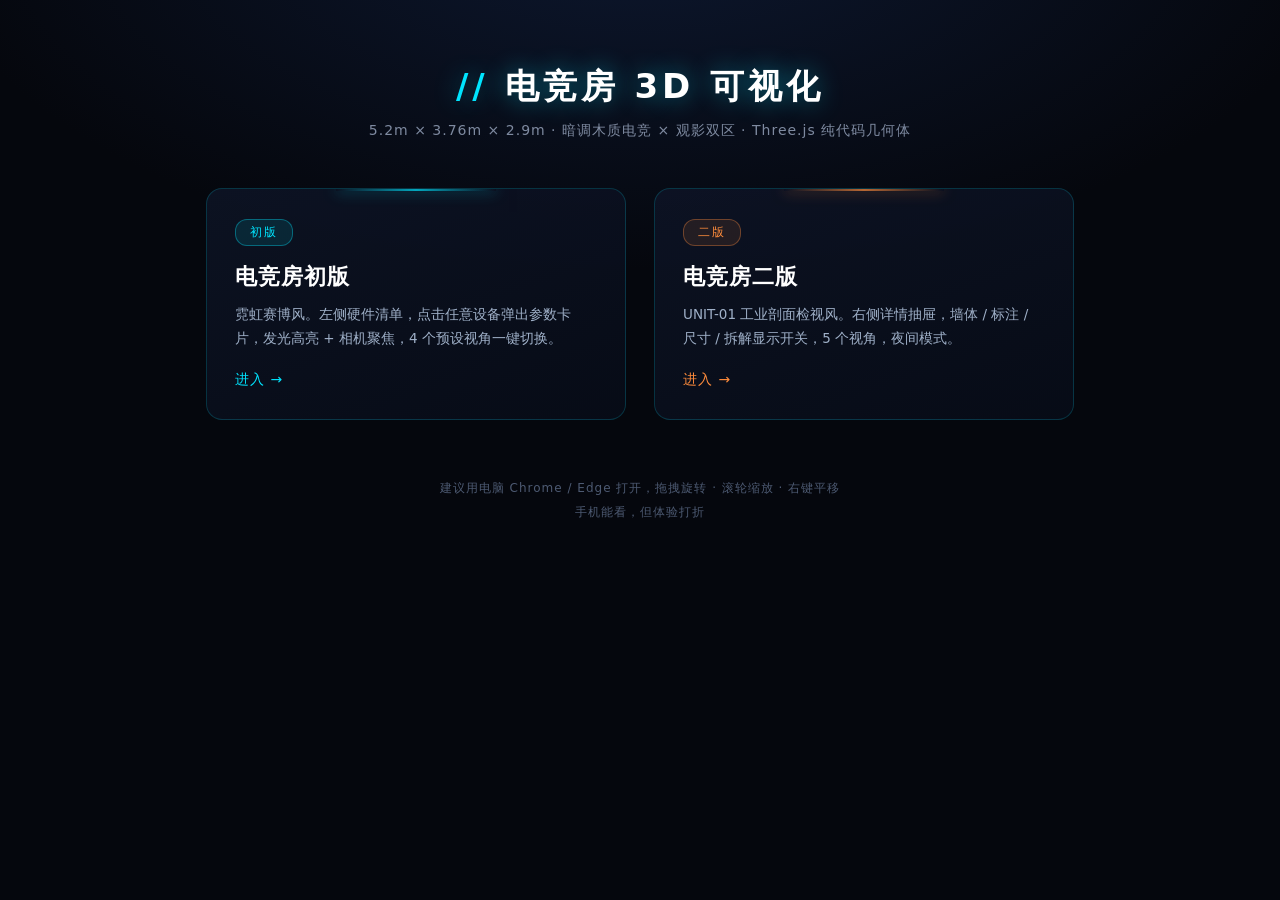
<file: index.html>
<!DOCTYPE html>
<html lang="zh-CN">
<head>
<meta charset="UTF-8">
<meta name="viewport" content="width=device-width,initial-scale=1">
<title>电竞房 3D 可视化 · 版本目录</title>
<style>
  *{ margin:0; padding:0; box-sizing:border-box; }
  body{
    min-height:100vh;
    background:#05070d radial-gradient(1200px 600px at 50% -10%, #0d1830 0%, transparent 60%);
    color:#dfe7f5;
    font-family:"Segoe UI","Microsoft YaHei",system-ui,sans-serif;
    display:flex; flex-direction:column; align-items:center;
    padding:64px 20px 40px;
  }
  header{ text-align:center; margin-bottom:48px; }
  h1{
    font-size:34px; letter-spacing:4px; color:#fff;
    text-shadow:0 0 24px rgba(0,229,255,.45);
  }
  h1 span{ color:#00e5ff; }
  .sub{ margin-top:12px; font-size:14px; color:#7e8aa0; letter-spacing:1px; }
  main{
    display:flex; gap:28px; flex-wrap:wrap; justify-content:center;
    max-width:900px; width:100%;
  }
  .card{
    flex:1 1 340px; max-width:420px;
    display:block; text-decoration:none; color:inherit;
    background:linear-gradient(160deg, rgba(14,20,38,.85), rgba(8,12,25,.85));
    border:1px solid rgba(0,229,255,.18);
    border-radius:16px; padding:30px 28px;
    transition:transform .25s, border-color .25s, box-shadow .25s;
    position:relative; overflow:hidden;
  }
  .card::before{
    content:""; position:absolute; top:0; left:50%; transform:translateX(-50%);
    width:160px; height:2px;
    background:linear-gradient(90deg, transparent, #00e5ff, transparent);
    box-shadow:0 0 14px #00e5ff; opacity:.7;
  }
  .card:hover{
    transform:translateY(-4px);
    border-color:rgba(0,229,255,.5);
    box-shadow:0 18px 48px rgba(0,0,0,.55), 0 0 32px rgba(0,229,255,.12);
  }
  .ver{
    display:inline-block; padding:4px 14px; border-radius:12px;
    font-size:12px; letter-spacing:2px;
    background:rgba(0,229,255,.1); border:1px solid rgba(0,229,255,.35);
    color:#00e5ff; margin-bottom:16px;
  }
  .card.v2 .ver{ background:rgba(255,140,60,.1); border-color:rgba(255,140,60,.35); color:#ff8c3c; }
  .card.v2::before{ background:linear-gradient(90deg, transparent, #ff8c3c, transparent); box-shadow:0 0 14px #ff8c3c; }
  .card h2{ font-size:22px; color:#fff; margin-bottom:10px; letter-spacing:1px; }
  .card p{ font-size:13.5px; line-height:1.8; color:#9fb0c8; }
  .go{
    display:inline-block; margin-top:20px; font-size:14px; color:#00e5ff;
    letter-spacing:1px;
  }
  .card.v2 .go{ color:#ff8c3c; }
  footer{
    margin-top:56px; font-size:12px; color:#4d5a72; letter-spacing:1px; text-align:center;
    line-height:2;
  }
</style>
</head>
<body>
  <header>
    <h1><span>//</span> 电竞房 3D 可视化</h1>
    <div class="sub">5.2m × 3.76m × 2.9m · 暗调木质电竞 × 观影双区 · Three.js 纯代码几何体</div>
  </header>
  <main>
    <a class="card" href="v1/">
      <span class="ver">初版</span>
      <h2>电竞房初版</h2>
      <p>霓虹赛博风。左侧硬件清单，点击任意设备弹出参数卡片，发光高亮 + 相机聚焦，4 个预设视角一键切换。</p>
      <span class="go">进入 →</span>
    </a>
    <a class="card v2" href="v2/">
      <span class="ver">二版</span>
      <h2>电竞房二版</h2>
      <p>UNIT-01 工业剖面检视风。右侧详情抽屉，墙体 / 标注 / 尺寸 / 拆解显示开关，5 个视角，夜间模式。</p>
      <span class="go">进入 →</span>
    </a>
  </main>
  <footer>
    建议用电脑 Chrome / Edge 打开，拖拽旋转 · 滚轮缩放 · 右键平移<br>
    手机能看，但体验打折
  </footer>
</body>
</html>
</file>
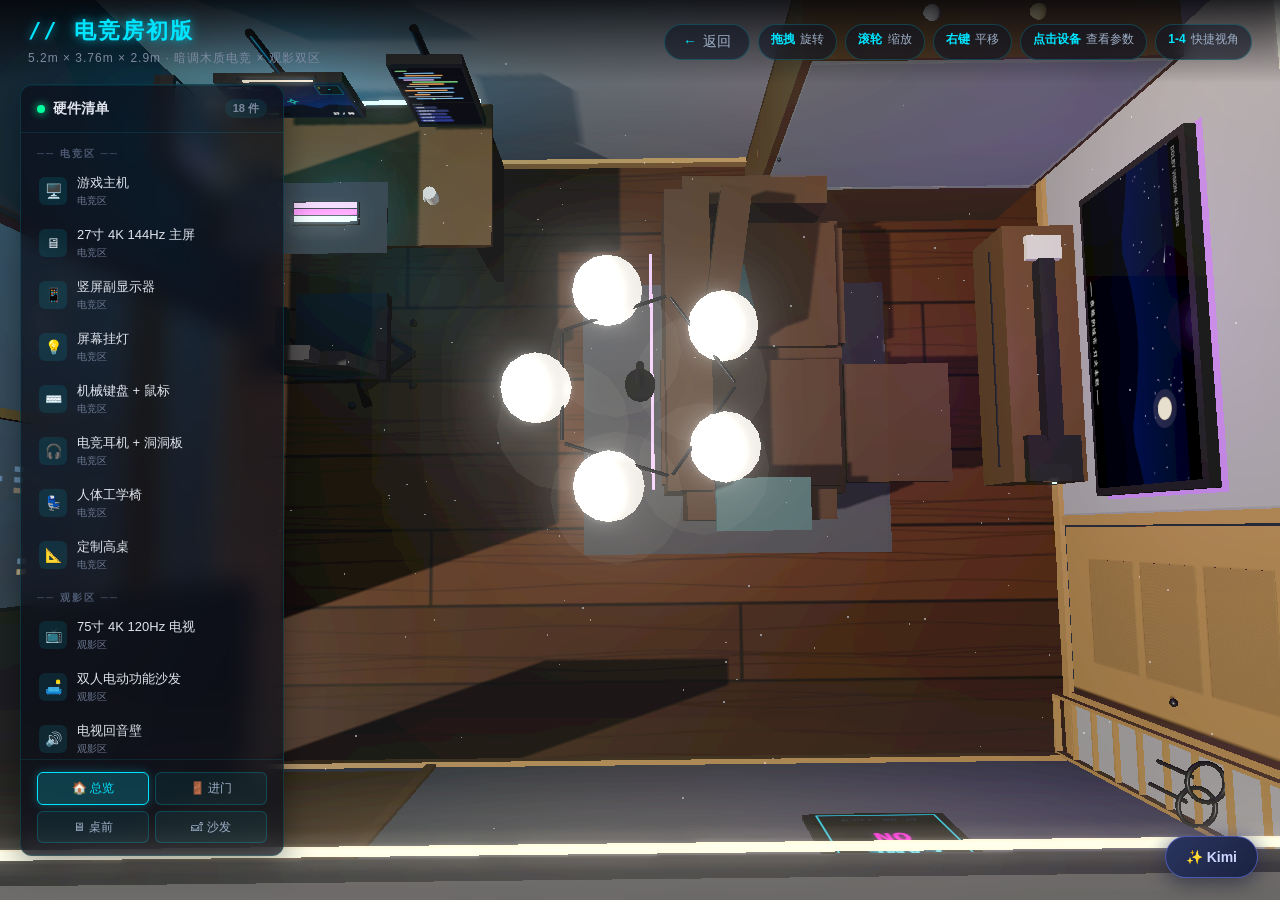
<file: v1/index.html>
<!DOCTYPE html>
<html lang="zh-CN">
<head>
<meta charset="UTF-8">
<meta name="viewport" content="width=device-width,initial-scale=1">
<title>电竞房初版 · ESPORTS ROOM</title>
<link rel="stylesheet" href="style.css">
</head>
<body>
<div id="container">
  <canvas id="scene"></canvas>

  <!-- 启动画面 -->
  <div id="boot">
    <div class="boot-inner">
      <div class="boot-logo">// 电竞房初版</div>
      <div class="boot-bar"><div class="boot-fill"></div></div>
      <div class="boot-tip">正在加载 3D 场景 · Three.js r147 · 纯代码几何体</div>
    </div>
  </div>

  <!-- 顶部操作引导 -->
  <div id="top-bar">
    <div class="title">
      <span class="neon-text">// 电竞房初版</span>
      <span class="subtitle">5.2m × 3.76m × 2.9m · 暗调木质电竞 × 观影双区</span>
    </div>
    <div class="hints">
      <a class="chip home-chip" href="../index.html" title="返回版本目录"><b>←</b> 返回</a>
      <script>if(location.protocol==='file:')document.currentScript.previousElementSibling.style.display='none'</script>
      <span class="chip"><b>拖拽</b> 旋转</span>
      <span class="chip"><b>滚轮</b> 缩放</span>
      <span class="chip"><b>右键</b> 平移</span>
      <span class="chip"><b>点击设备</b> 查看参数</span>
      <span class="chip"><b>1-4</b> 快捷视角</span>
    </div>
  </div>

  <!-- 侧边硬件清单 -->
  <aside id="side-panel">
    <div class="panel-head">
      <div class="dot"></div>
      <span>硬件清单</span>
      <span class="count" id="hw-count">0 件</span>
    </div>
    <ul id="hw-list"></ul>
    <div class="panel-foot">
      <div class="view-grid">
        <button class="view-btn active" data-view="overview">🏠 总览</button>
        <button class="view-btn" data-view="entry">🚪 进门</button>
        <button class="view-btn" data-view="desk">🖥 桌前</button>
        <button class="view-btn" data-view="sofa">🛋 沙发</button>
      </div>
    </div>
  </aside>

  <!-- 悬停提示 -->
  <div id="hover-tip"></div>

  <!-- 设备详情卡片（停靠左下角，不遮挡画面） -->
  <div id="detail-modal" class="hidden">
    <div class="modal-card">
      <button class="close-btn" id="btn-close">×</button>
      <div class="modal-glow"></div>
      <h2 id="md-name">设备名称</h2>
      <div class="modal-zone" id="md-zone">区域</div>
      <div class="modal-section">
        <h3>规格参数</h3>
        <table id="md-specs"></table>
      </div>
      <div class="modal-section">
        <h3>布局信息</h3>
        <p id="md-desc"></p>
      </div>
      <button id="md-ask">✨ 问 Kimi 这个设备</button>
    </div>
  </div>

  <!-- Kimi 设计助手 -->
  <button id="kimi-fab" title="Kimi 设计助手">✨ Kimi</button>
  <div id="kimi-panel" class="hidden">
    <div class="kimi-head">
      <span class="kimi-title">✨ Kimi 设计助手</span>
      <button id="kimi-gear" title="API 设置">⚙</button>
      <button id="kimi-close" title="关闭">×</button>
    </div>
    <div id="kimi-settings" class="hidden">
      <label>API Key
        <input type="password" id="kimi-key" placeholder="sk-...  (platform.moonshot.cn)">
      </label>
      <label>模型
        <input type="text" id="kimi-model" value="kimi-k2-0905-preview">
      </label>
      <div class="kimi-set-row">
        <button id="kimi-save">保存</button>
        <span id="kimi-key-status"></span>
      </div>
      <div class="kimi-key-hint">Key 只存在你自己浏览器的 localStorage，不会发到别处</div>
    </div>
    <div id="kimi-msgs"></div>
    <div class="kimi-chips">
      <button class="kchip">介绍一下这个房间</button>
      <button class="kchip">电竞区设备怎么联动</button>
      <button class="kchip">观影区视距合理吗</button>
      <button class="kchip">灯光氛围方案</button>
    </div>
    <div class="kimi-input">
      <textarea id="kimi-text" rows="1" placeholder="问问这个房间的设计… (Enter 发送)"></textarea>
      <button id="kimi-send">➤</button>
    </div>
  </div>
</div>

<script src="lib/three.min.js"></script>
<script src="lib/OrbitControls.js"></script>
<script src="lib/CopyShader.js"></script>
<script src="lib/LuminosityHighPassShader.js"></script>
<script src="lib/GammaCorrectionShader.js"></script>
<script src="lib/EffectComposer.js"></script>
<script src="lib/ShaderPass.js"></script>
<script src="lib/MaskPass.js"></script>
<script src="lib/RenderPass.js"></script>
<script src="lib/UnrealBloomPass.js"></script>
<script src="app.js"></script>
</body>
</html>
</file>
<file: v1/style.css>
/* ===== 基础重置 ===== */
*{margin:0;padding:0;box-sizing:border-box}
html,body,#container{width:100%;height:100%;overflow:hidden}
body{
  font-family: -apple-system, BlinkMacSystemFont, "Segoe UI", "PingFang SC", "Microsoft YaHei", sans-serif;
  color: #e0e5ee;
  background: #05060a;
  -webkit-font-smoothing: antialiased;
  user-select: none;
}

/* ===== 画布 ===== */
#scene{ display:block; width:100%; height:100%; cursor:grab; }
#scene:active{cursor:grabbing}

/* ===== 启动画面 ===== */
#boot{
  position:fixed; inset:0; z-index:100;
  background: radial-gradient(ellipse at 50% 40%, #0a1020 0%, #05060a 70%);
  display:flex; align-items:center; justify-content:center;
  transition: opacity .6s ease;
}
#boot.done{ opacity:0; pointer-events:none; }
.boot-inner{ text-align:center; }
.boot-logo{
  font-family:"Consolas","Monaco",monospace;
  font-size:34px; font-weight:700; letter-spacing:6px;
  color:#00e5ff;
  text-shadow:0 0 12px rgba(0,229,255,.7), 0 0 40px rgba(0,229,255,.3);
  margin-bottom:26px;
  animation: bootGlow 1.6s ease-in-out infinite;
}
@keyframes bootGlow{ 50%{ text-shadow:0 0 20px rgba(0,229,255,.95), 0 0 60px rgba(0,229,255,.5); } }
.boot-bar{
  width:280px; height:3px; margin:0 auto;
  background:rgba(0,229,255,.12); border-radius:2px; overflow:hidden;
}
.boot-fill{
  height:100%; width:40%;
  background:linear-gradient(90deg, transparent, #00e5ff, transparent);
  animation: bootSlide 1.1s ease-in-out infinite;
}
@keyframes bootSlide{ from{transform:translateX(-100%)} to{transform:translateX(280px)} }
.boot-tip{ margin-top:16px; font-size:12px; color:#5a6a85; letter-spacing:1px; }

/* ===== 顶部条 ===== */
#top-bar{
  position: fixed; top: 0; left: 0; right: 0;
  display: flex; justify-content: space-between; align-items: center;
  padding: 16px 28px;
  background: linear-gradient(180deg, rgba(5,6,10,0.85) 0%, rgba(5,6,10,0) 100%);
  pointer-events: none;
  z-index: 5;
}
.title{ display:flex; flex-direction:column; gap:4px; }
.neon-text{
  font-size: 22px; font-weight: 700; letter-spacing: 2px;
  color: #00e5ff;
  text-shadow: 0 0 8px rgba(0,229,255,0.6), 0 0 20px rgba(0,229,255,0.3);
  font-family: "Consolas", "Monaco", monospace;
}
.subtitle{ font-size: 12px; color: #7e8aa0; letter-spacing: 1px; }
.hints{ display:flex; gap: 8px; flex-wrap:wrap; justify-content:flex-end; }
.chip{
  padding: 6px 12px;
  background: rgba(15,20,35,0.6);
  border: 1px solid rgba(0,229,255,0.2);
  border-radius: 20px;
  font-size: 12px; color: #9fb0c8;
  backdrop-filter: blur(8px);
}
.chip b{ color:#00e5ff; font-weight:600; margin-right:2px; }
.home-chip{ pointer-events:auto; text-decoration:none; cursor:pointer; transition:all .2s; font-size:14px; padding:8px 18px; }
.home-chip:hover{ border-color:rgba(0,229,255,0.6); color:#fff; box-shadow:0 0 10px rgba(0,229,255,0.3); }

/* ===== 侧边面板 ===== */
#side-panel{
  position: fixed; top: 84px; left: 20px;
  width: 264px;
  max-height: calc(100vh - 128px);
  display: flex; flex-direction: column;
  background: rgba(10,14,25,0.7);
  border: 1px solid rgba(0,229,255,0.15);
  border-radius: 12px;
  backdrop-filter: blur(12px);
  box-shadow: 0 8px 32px rgba(0,0,0,0.4), inset 0 1px 0 rgba(0,229,255,0.08);
  z-index: 4;
  overflow: hidden;
}
.panel-head{
  display:flex; align-items:center; gap:8px;
  padding: 14px 16px;
  border-bottom: 1px solid rgba(0,229,255,0.1);
  font-size: 14px; font-weight: 600;
}
.dot{
  width:8px; height:8px; border-radius:50%;
  background: #00ff9d;
  box-shadow: 0 0 8px #00ff9d;
  animation: pulse 2s ease-in-out infinite;
}
@keyframes pulse{ 50%{ opacity:0.4 } }
.count{
  margin-left: auto;
  font-size: 11px; color: #7e8aa0;
  background: rgba(0,229,255,0.08);
  padding: 2px 8px; border-radius: 10px;
}
#hw-list{ list-style:none; flex:1; overflow-y:auto; padding: 4px 0 8px; }
#hw-list::-webkit-scrollbar{width:4px}
#hw-list::-webkit-scrollbar-thumb{background:rgba(0,229,255,0.2);border-radius:2px}

.zone-head{
  padding: 10px 16px 4px;
  font-size: 10px; letter-spacing: 2px;
  color: #4d5a72;
  font-weight: 600;
}
.hw-item{
  padding: 9px 16px;
  display: flex; align-items: center; gap: 10px;
  cursor: pointer;
  transition: all 0.2s;
  border-left: 2px solid transparent;
  font-size: 13px;
}
.hw-item:hover{ background: rgba(0,229,255,0.06); border-left-color: #00e5ff; }
.hw-item.active{
  background: rgba(0,229,255,0.12);
  border-left-color: #00e5ff;
  color: #fff;
}
.hw-icon{
  width: 28px; height: 28px;
  border-radius: 6px;
  background: rgba(0,229,255,0.1);
  display:flex; align-items:center; justify-content:center;
  font-size: 14px; flex-shrink:0;
}
.hw-info{ flex:1; min-width:0; }
.hw-name{ font-weight:500; overflow:hidden; text-overflow:ellipsis; white-space:nowrap; }
.hw-zone{ font-size:10px; color: #6b7890; margin-top: 2px; }

.panel-foot{ padding: 12px 16px; border-top: 1px solid rgba(0,229,255,0.1); }
.view-grid{ display: grid; grid-template-columns: 1fr 1fr; gap: 6px; }
.view-btn{
  padding: 8px 4px;
  background: rgba(0,229,255,0.06);
  border: 1px solid rgba(0,229,255,0.2);
  color: #9fb0c8;
  border-radius: 6px;
  cursor: pointer;
  font-size: 12px;
  transition: all 0.2s;
  line-height: 1.2;
}
.view-btn:hover{ background: rgba(0,229,255,0.15); color: #fff; }
.view-btn.active{
  background: rgba(0,229,255,0.2);
  border-color: #00e5ff;
  color: #00e5ff;
  box-shadow: 0 0 10px rgba(0,229,255,0.3);
}

/* ===== 悬停提示 ===== */
#hover-tip{
  position: fixed;
  pointer-events: none;
  padding: 8px 14px;
  background: rgba(5,10,20,0.9);
  border: 1px solid rgba(0,229,255,0.4);
  border-radius: 6px;
  font-size: 13px;
  color: #fff;
  white-space: nowrap;
  z-index: 10;
  display: none;
  box-shadow: 0 4px 16px rgba(0,0,0,0.5), 0 0 12px rgba(0,229,255,0.2);
}

/* ===== 详情卡片（停靠左下角，不遮画面不挡操作） ===== */
#detail-modal{
  position: fixed; left: 304px; bottom: 20px;
  z-index: 20;
  pointer-events: none;   /* 卡片以外区域可正常拖拽视角 */
}
#detail-modal.hidden{ display: none; }
.modal-card{
  position: relative;
  pointer-events: auto;
  width: 340px;
  max-height: 62vh;
  overflow-y: auto;
  background: linear-gradient(160deg, rgba(12,18,35,0.92) 0%, rgba(8,12,25,0.92) 100%);
  border: 1px solid rgba(0,229,255,0.25);
  border-radius: 14px;
  padding: 22px;
  backdrop-filter: blur(10px);
  box-shadow: 0 14px 44px rgba(0,0,0,0.55), 0 0 30px rgba(0,229,255,0.08);
  animation: slideUp 0.35s cubic-bezier(0.16, 1, 0.3, 1);
}
@keyframes slideUp{
  from{ transform: translateY(20px); opacity:0 }
  to{ transform: translateY(0); opacity:1 }
}
.modal-glow{
  position: absolute; top: 0; left: 50%; transform: translateX(-50%);
  width: 200px; height: 2px;
  background: linear-gradient(90deg, transparent, #00e5ff, transparent);
  box-shadow: 0 0 16px #00e5ff;
}
.close-btn{
  position: absolute; top: 12px; right: 14px;
  width: 32px; height: 32px;
  background: transparent;
  border: none; color: #7e8aa0;
  font-size: 24px; cursor: pointer;
  border-radius: 6px;
  transition: all 0.2s;
}
.close-btn:hover{ background:rgba(0,229,255,0.1); color:#00e5ff; }
#md-name{ font-size: 22px; font-weight: 700; color: #fff; margin-bottom: 4px; }
.modal-zone{
  display: inline-block;
  padding: 3px 10px;
  background: rgba(255,140,60,0.12);
  border: 1px solid rgba(255,140,60,0.3);
  border-radius: 12px;
  font-size: 11px; color: #ff8c3c;
  margin-bottom: 18px;
  letter-spacing: 1px;
}
.modal-section{ margin-bottom: 20px; }
.modal-section h3{
  font-size: 12px; color: #00e5ff;
  margin-bottom: 10px;
  text-transform: uppercase; letter-spacing: 2px;
  padding-bottom: 6px;
  border-bottom: 1px solid rgba(0,229,255,0.1);
}
.modal-section table{ width:100%; border-collapse: collapse; font-size: 13px; }
.modal-section tr{ border-bottom: 1px dashed rgba(255,255,255,0.06); }
.modal-section tr:last-child{ border-bottom: none; }
.modal-section td{ padding: 7px 0; }
.modal-section td:first-child{ color: #7e8aa0; width: 40%; }
.modal-section td:last-child{ color: #e0e5ee; text-align: right; font-weight: 500; }
#md-desc{ font-size: 13px; line-height: 1.7; color: #9fb0c8; }
#md-ask{
  width: 100%;
  padding: 11px 0;
  background: linear-gradient(90deg, rgba(106,123,255,0.15), rgba(0,229,255,0.15));
  border: 1px solid rgba(106,123,255,0.5);
  border-radius: 8px;
  color: #b9c4ff;
  font-size: 14px;
  cursor: pointer;
  transition: all .2s;
}
#md-ask:hover{
  border-color: #8a9bff;
  color: #fff;
  box-shadow: 0 0 16px rgba(106,123,255,0.35);
}

/* ===== Kimi 助手 ===== */
#kimi-fab{
  position: fixed; right: 22px; bottom: 22px;
  z-index: 8;
  padding: 12px 20px;
  border-radius: 24px;
  background: linear-gradient(135deg, #2a3560 0%, #1a2240 100%);
  border: 1px solid rgba(106,123,255,0.55);
  color: #cdd6ff;
  font-size: 14px; font-weight: 600;
  cursor: pointer;
  box-shadow: 0 4px 20px rgba(0,0,0,0.5), 0 0 18px rgba(106,123,255,0.25);
  transition: all .25s;
}
#kimi-fab:hover{
  transform: translateY(-2px);
  box-shadow: 0 8px 26px rgba(0,0,0,0.55), 0 0 26px rgba(106,123,255,0.45);
  color:#fff;
}
#kimi-panel{
  position: fixed; right: 20px; top: 84px; bottom: 20px;
  width: 350px;
  z-index: 9;
  display: flex; flex-direction: column;
  background: rgba(12,14,28,0.82);
  border: 1px solid rgba(106,123,255,0.3);
  border-radius: 14px;
  backdrop-filter: blur(14px);
  box-shadow: 0 12px 40px rgba(0,0,0,0.55), inset 0 1px 0 rgba(106,123,255,0.12);
  animation: kimiIn .3s cubic-bezier(0.16,1,0.3,1);
  overflow: hidden;
}
#kimi-panel.hidden{ display:none; }
@keyframes kimiIn{ from{ transform: translateX(24px); opacity:0 } to{ transform:none; opacity:1 } }
.kimi-head{
  display:flex; align-items:center; gap:6px;
  padding: 13px 14px;
  border-bottom: 1px solid rgba(106,123,255,0.18);
}
.kimi-title{
  flex:1;
  font-size: 14px; font-weight: 700;
  color: #b9c4ff;
  letter-spacing: .5px;
}
#kimi-gear,#kimi-close{
  width: 28px; height: 28px;
  background: transparent; border: none;
  color: #7e8aa0; font-size: 16px;
  cursor: pointer; border-radius: 6px;
  transition: all .2s;
}
#kimi-gear:hover,#kimi-close:hover{ background: rgba(106,123,255,0.15); color:#fff; }

#kimi-settings{
  padding: 12px 14px;
  border-bottom: 1px solid rgba(106,123,255,0.18);
  background: rgba(8,10,22,0.5);
  font-size: 12px; color: #9fb0c8;
}
#kimi-settings.hidden{ display:none; }
#kimi-settings label{ display:block; margin-bottom:8px; }
#kimi-settings input{
  display:block; width:100%; margin-top:4px;
  padding: 7px 10px;
  background: rgba(0,0,0,0.35);
  border: 1px solid rgba(106,123,255,0.3);
  border-radius: 6px;
  color: #e0e5ee; font-size: 12px;
  outline: none;
}
#kimi-settings input:focus{ border-color:#8a9bff; }
.kimi-set-row{ display:flex; align-items:center; gap:10px; }
#kimi-save{
  padding: 6px 16px;
  background: rgba(106,123,255,0.2);
  border: 1px solid rgba(106,123,255,0.5);
  border-radius: 6px;
  color: #cdd6ff; font-size: 12px;
  cursor: pointer;
}
#kimi-save:hover{ background: rgba(106,123,255,0.35); }
#kimi-key-status{ font-size:11px; color:#5aff9d; }
.kimi-key-hint{ margin-top:8px; font-size:10px; color:#4d5a72; }

#kimi-msgs{
  flex:1;
  overflow-y:auto;
  padding: 14px;
  display:flex; flex-direction:column; gap:10px;
}
#kimi-msgs::-webkit-scrollbar{width:4px}
#kimi-msgs::-webkit-scrollbar-thumb{background:rgba(106,123,255,0.3);border-radius:2px}
.kmsg{
  max-width: 88%;
  padding: 9px 13px;
  border-radius: 12px;
  font-size: 13px; line-height: 1.65;
  white-space: pre-wrap; word-break: break-word;
  animation: kimiIn .25s ease;
}
.kmsg.user{
  align-self: flex-end;
  background: rgba(0,229,255,0.12);
  border: 1px solid rgba(0,229,255,0.3);
  border-bottom-right-radius: 4px;
  color: #d8f6ff;
}
.kmsg.bot{
  align-self: flex-start;
  background: rgba(106,123,255,0.1);
  border: 1px solid rgba(106,123,255,0.28);
  border-bottom-left-radius: 4px;
  color: #d5dbff;
}
.kmsg.err{
  align-self: flex-start;
  background: rgba(255,80,80,0.08);
  border: 1px solid rgba(255,80,80,0.3);
  border-bottom-left-radius: 4px;
  color: #ffb3b3;
  font-size: 12px;
}
.kmsg.loading span{ animation: blink 1s infinite; }
.kmsg.loading span:nth-child(2){ animation-delay:.2s }
.kmsg.loading span:nth-child(3){ animation-delay:.4s }
@keyframes blink{ 50%{ opacity:.2 } }

.kimi-chips{
  display:flex; flex-wrap:wrap; gap:6px;
  padding: 10px 14px 6px;
}
.kchip{
  padding: 5px 10px;
  background: rgba(106,123,255,0.08);
  border: 1px solid rgba(106,123,255,0.25);
  border-radius: 14px;
  color: #9aa8d8; font-size: 11px;
  cursor: pointer;
  transition: all .2s;
}
.kchip:hover{ background: rgba(106,123,255,0.2); color:#fff; }
.kimi-input{
  display:flex; gap:8px; align-items:flex-end;
  padding: 10px 14px 14px;
}
#kimi-text{
  flex:1;
  resize: none;
  padding: 9px 12px;
  background: rgba(0,0,0,0.35);
  border: 1px solid rgba(106,123,255,0.3);
  border-radius: 10px;
  color: #e0e5ee; font-size: 13px;
  outline: none;
  max-height: 90px;
  font-family: inherit;
}
#kimi-text:focus{ border-color:#8a9bff; }
#kimi-send{
  width: 38px; height: 38px;
  border-radius: 10px;
  background: linear-gradient(135deg, #4a5adf, #6a3bdf);
  border: none;
  color: #fff; font-size: 15px;
  cursor: pointer;
  transition: all .2s;
  flex-shrink: 0;
}
#kimi-send:hover{ filter: brightness(1.2); }
#kimi-send:disabled{ opacity:.4; cursor:default; }

/* 窄屏适配 */
@media (max-width: 900px){
  #side-panel{ width: 220px; }
  #kimi-panel{ width: calc(100vw - 40px); }
  #detail-modal{ left: 20px; right: 20px; }
  .modal-card{ width: auto; }
  .hints .chip:nth-child(n+4){ display:none; }
}
</file>
